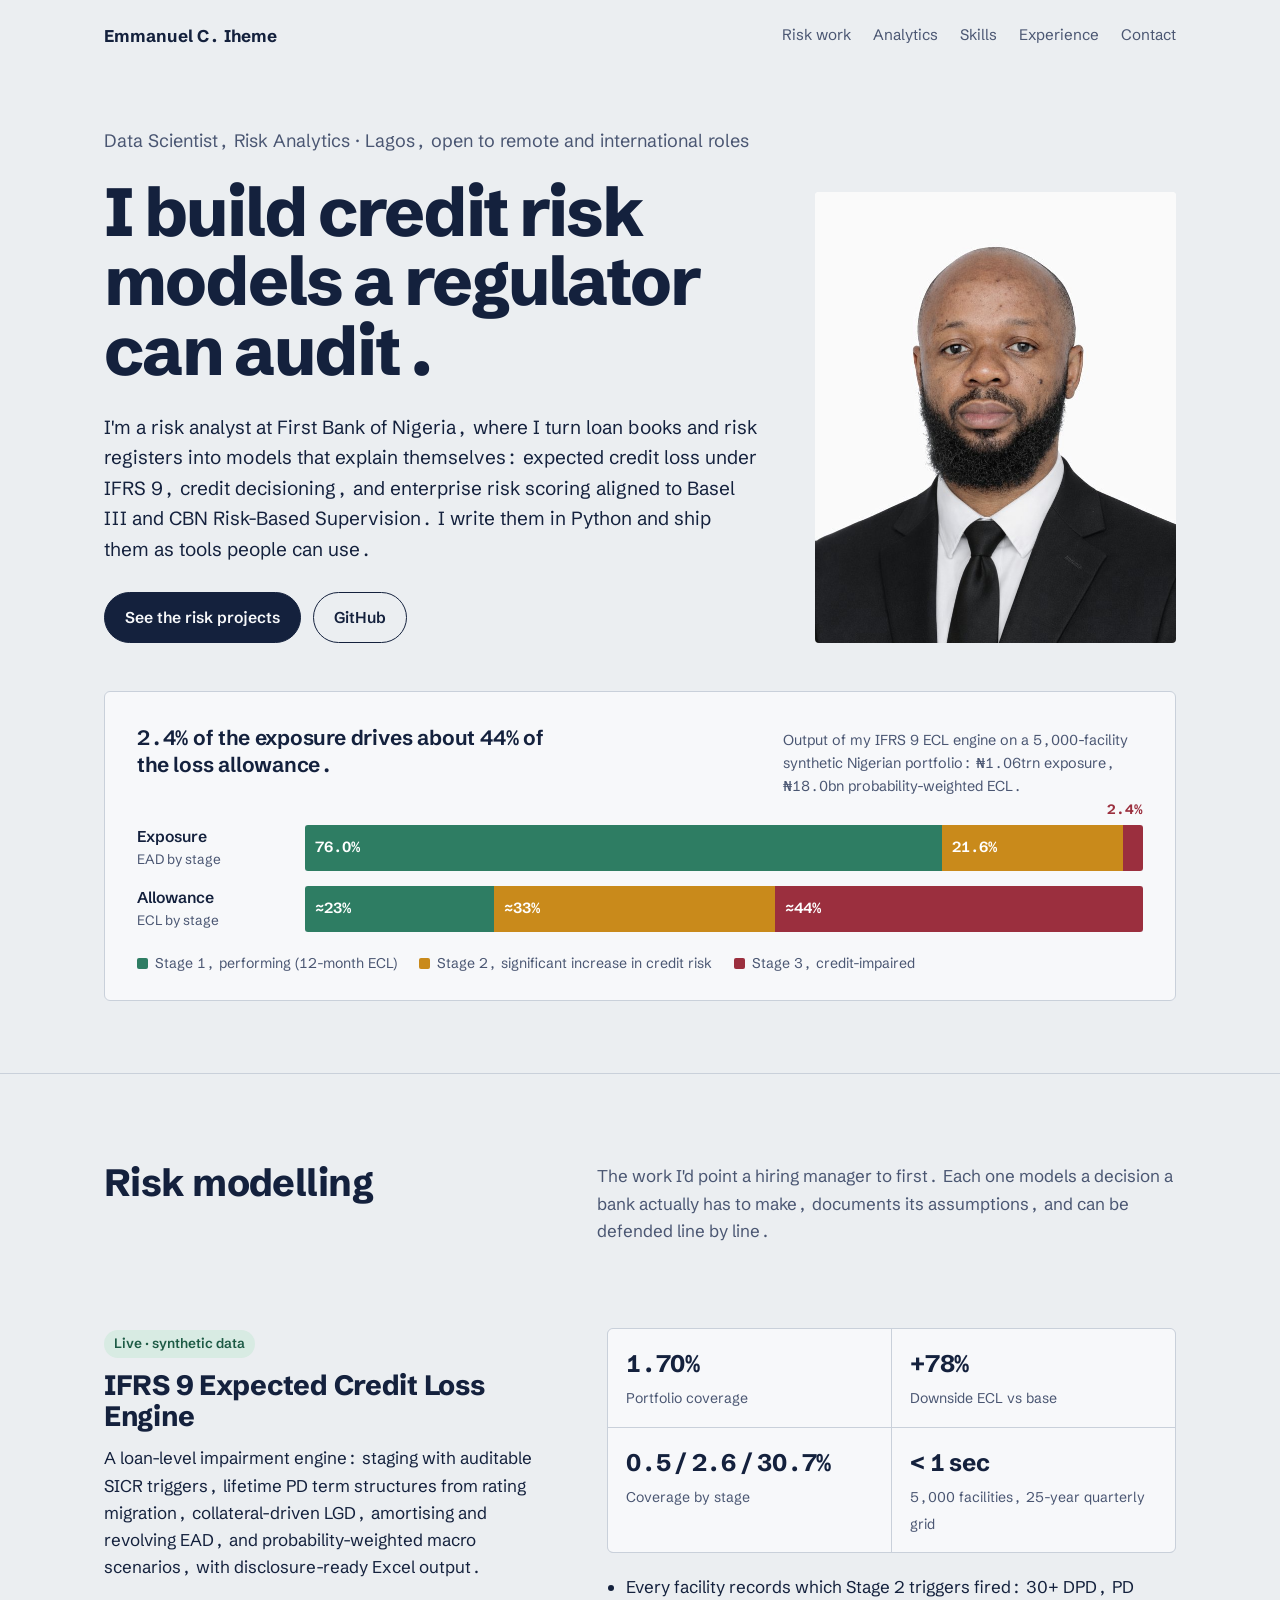
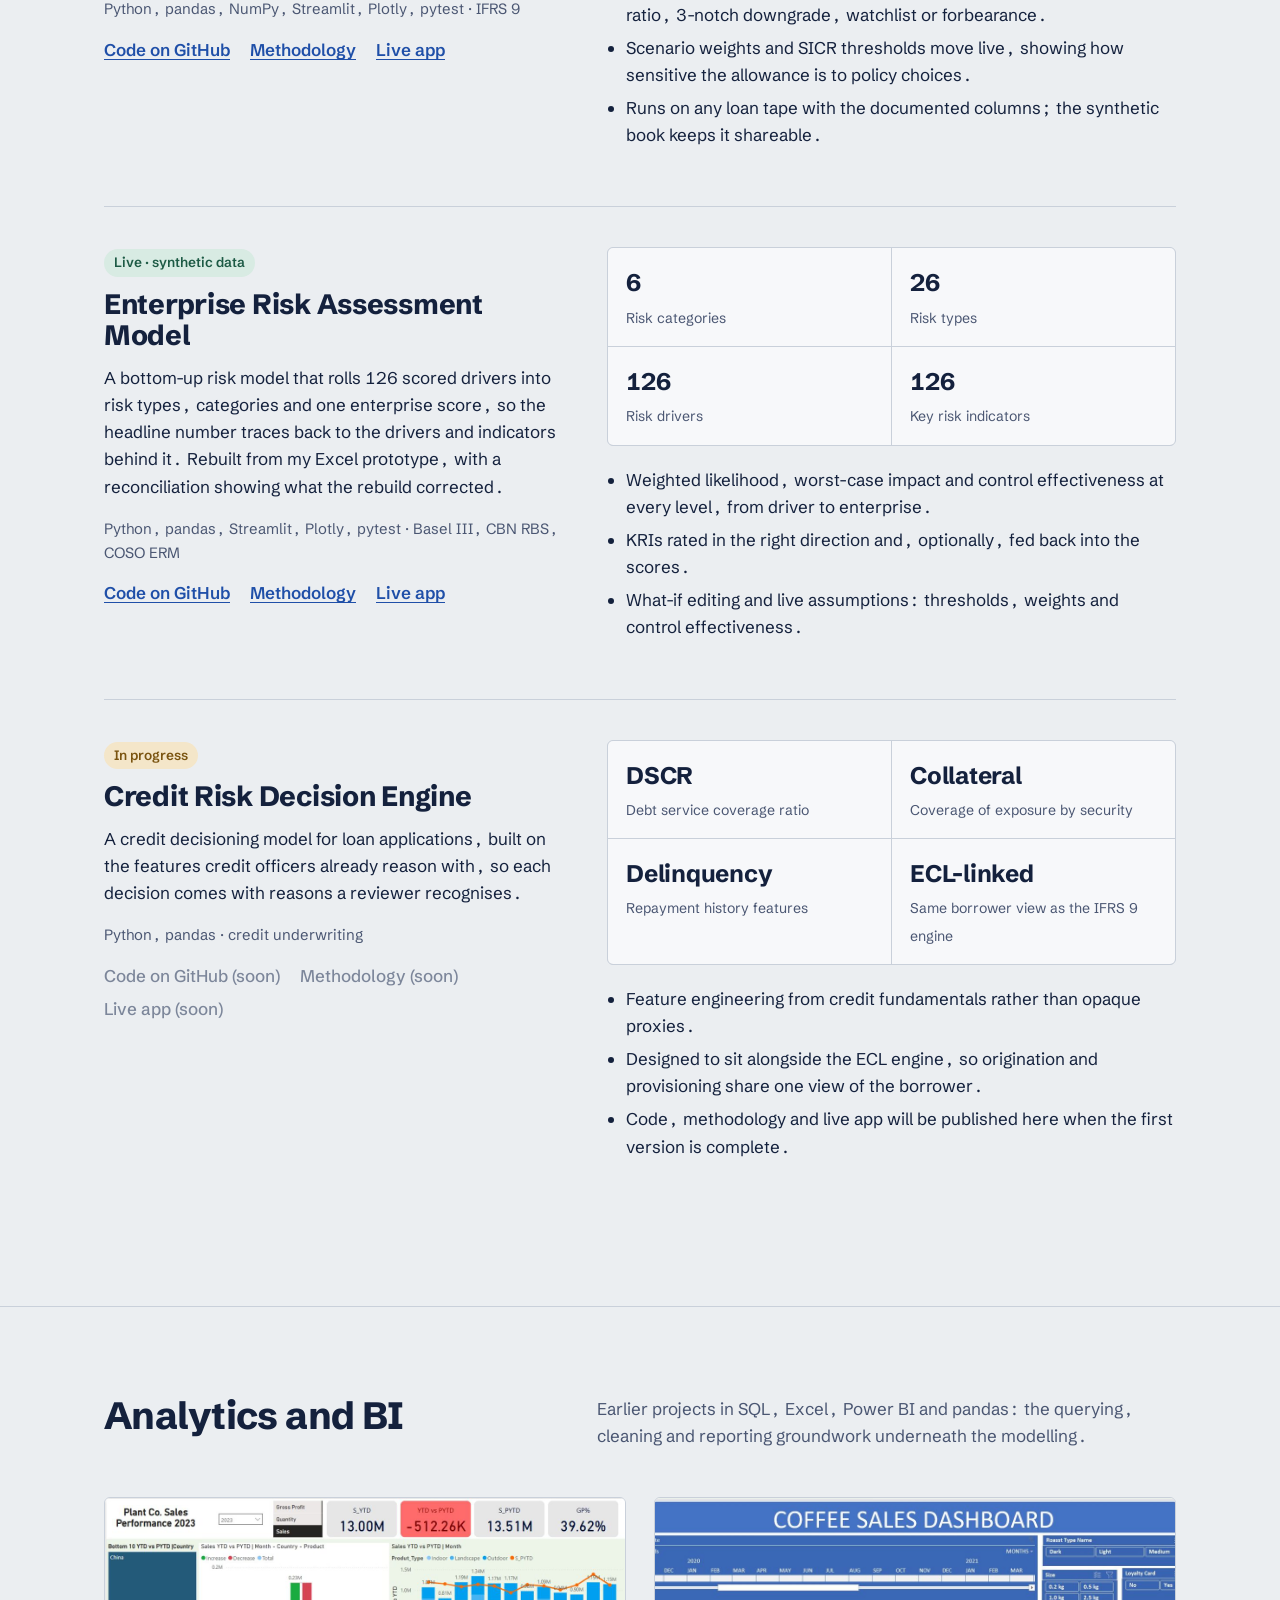
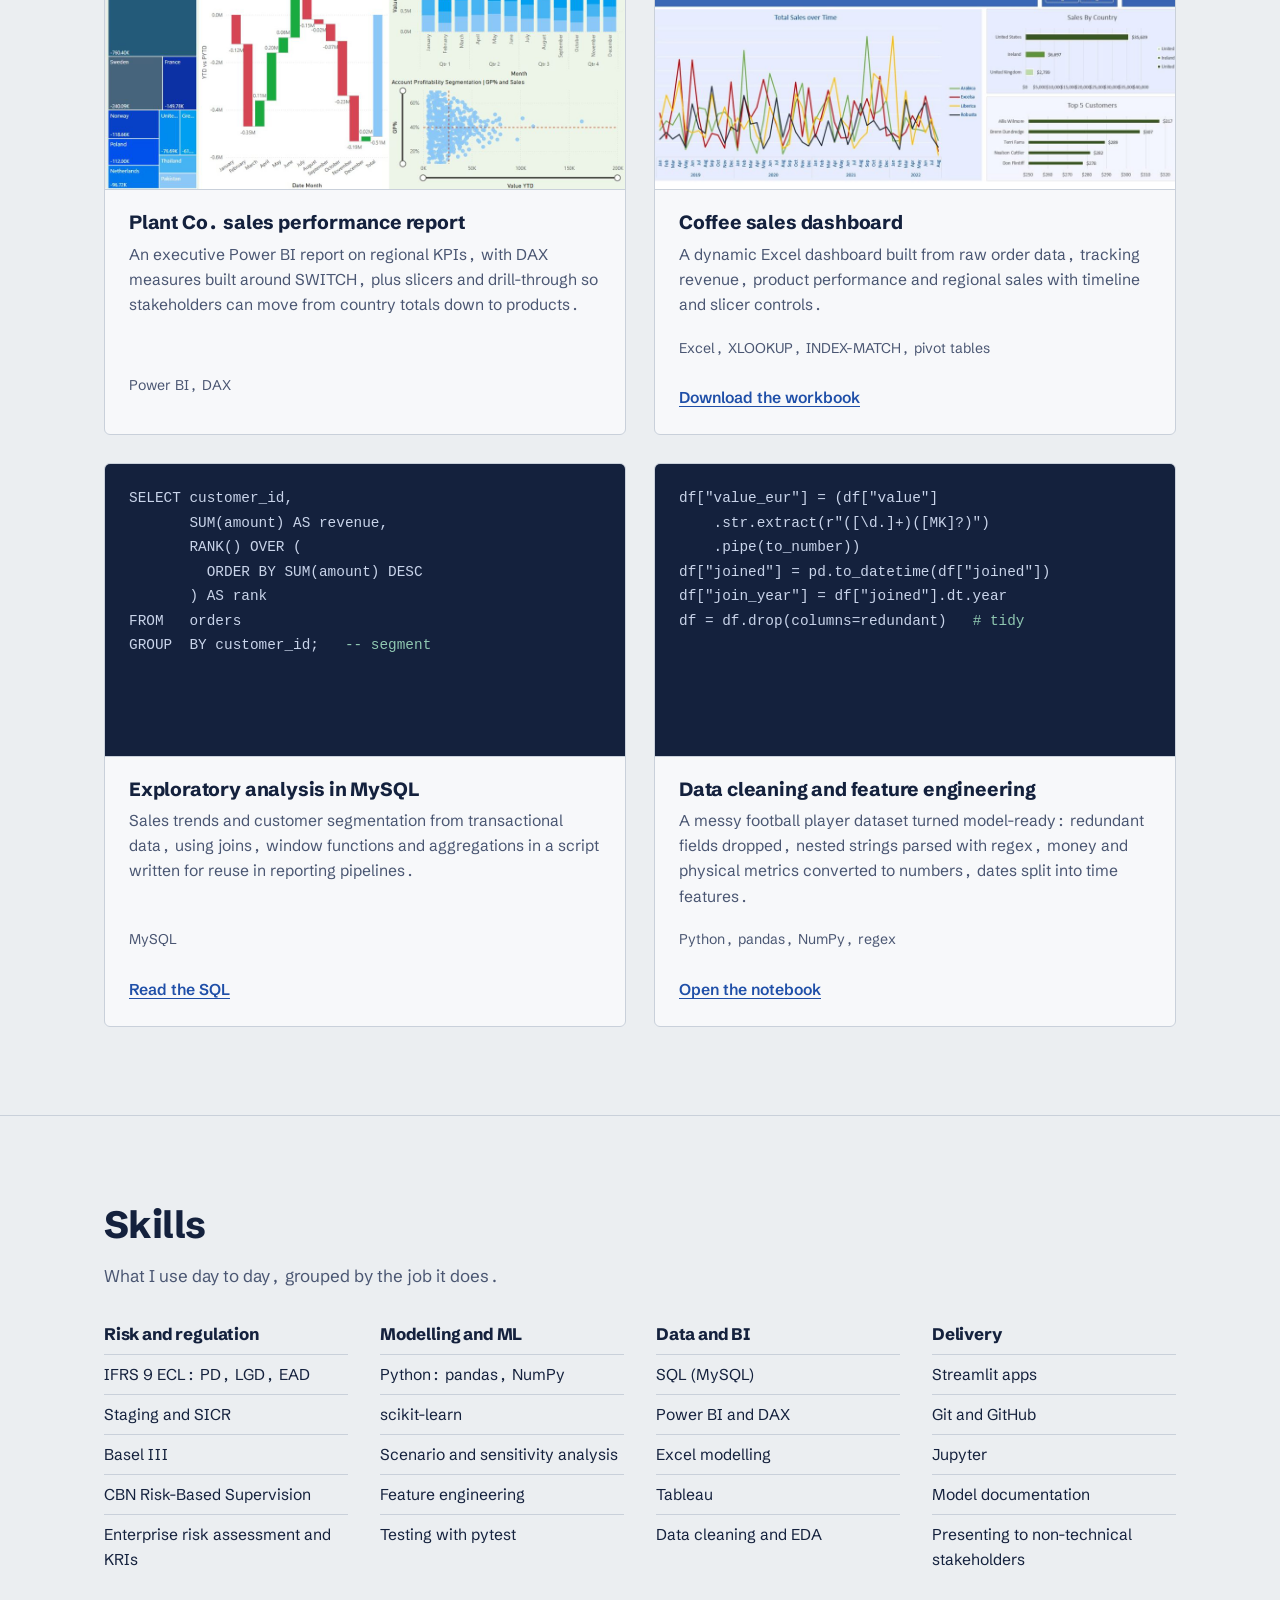
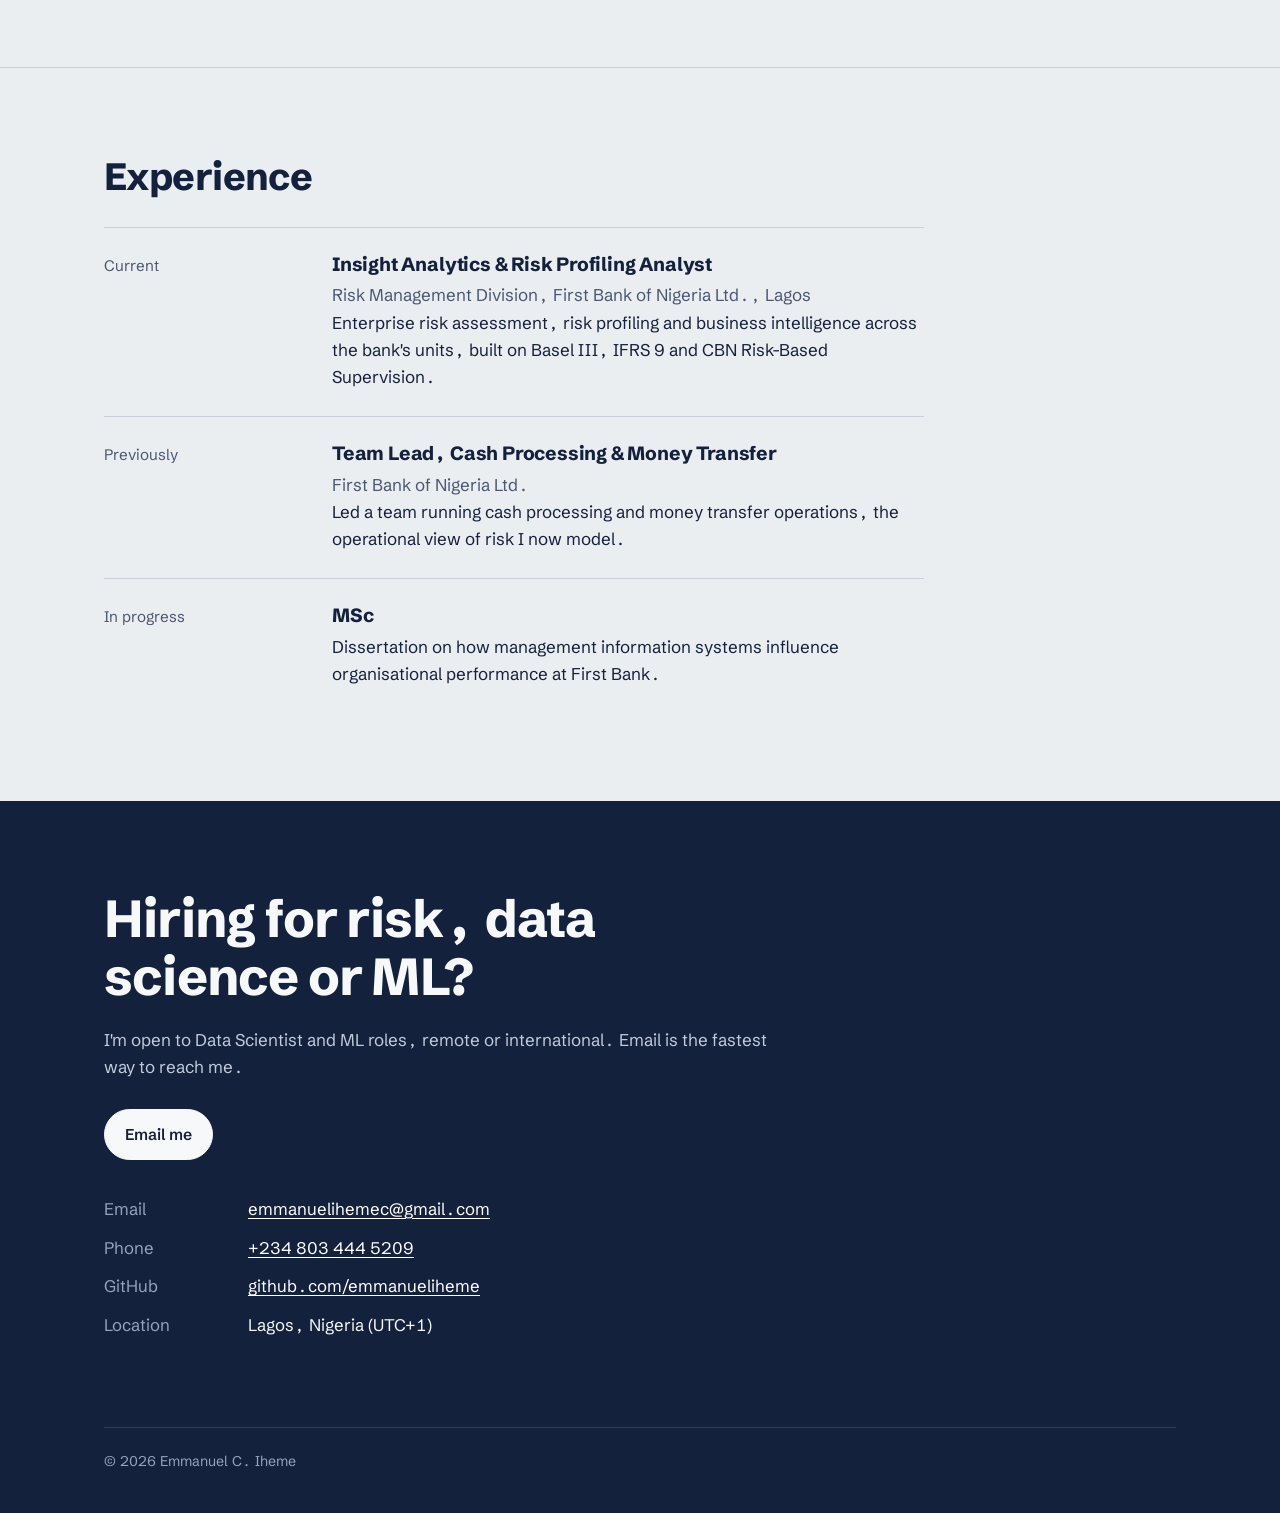
<file: index.html>
<!doctype html>
<html lang="en">
<head>
<meta charset="utf-8">
<meta name="viewport" content="width=device-width, initial-scale=1">
<title>Emmanuel C. Iheme · Data Scientist, Risk Analytics</title>
<meta name="description" content="Emmanuel C. Iheme builds credit and enterprise risk models in Python: IFRS 9 expected credit loss, credit decisioning and risk assessment, grounded in Basel III and CBN supervision.">
<meta property="og:title" content="Emmanuel C. Iheme — Data Scientist, Risk Analytics">
<meta property="og:description" content="Credit and enterprise risk models in Python: IFRS 9 ECL, credit decisioning and enterprise risk assessment.">
<meta property="og:image" content="https://emmanueliheme.github.io/Portfolio/images/emmanuel-iheme.jpg">
<meta property="og:type" content="website">
<link rel="preconnect" href="https://fonts.googleapis.com">
<link rel="preconnect" href="https://fonts.gstatic.com" crossorigin>
<link href="https://fonts.googleapis.com/css2?family=Schibsted+Grotesk:ital,wght@0,400..800;1,400..600&display=swap" rel="stylesheet">
<style>
/* ---------- tokens ---------- */
:root{
  --paper:#EBEEF1;      /* cool ledger grey */
  --sheet:#F7F8FA;      /* raised surface */
  --ink:#14213D;        /* banking navy */
  --ink-2:#4A5672;      /* secondary text */
  --rule:#C9D0DA;
  --s1:#2E7D63;         /* Stage 1 – performing */
  --s2:#C98A1B;         /* Stage 2 – SICR */
  --s3:#9B2F3E;         /* Stage 3 – credit-impaired */
  --link:#1F4FA8;
  --measure:68ch;
}
*{box-sizing:border-box}
html{scroll-behavior:smooth}
body{margin:0;background:var(--paper);color:var(--ink);
  font-family:"Schibsted Grotesk",system-ui,sans-serif;font-size:1.0625rem;line-height:1.6;
  font-variant-numeric:tabular-nums;-webkit-font-smoothing:antialiased}
img{max-width:100%;height:auto;display:block}
a{color:var(--link);text-underline-offset:.18em;text-decoration-thickness:1px}
a:hover{text-decoration-thickness:2px}
:focus-visible{outline:3px solid var(--link);outline-offset:3px;border-radius:2px}
.wrap{max-width:1120px;margin:0 auto;padding:0 24px}
h1,h2,h3{line-height:1.12;margin:0;font-weight:750;letter-spacing:-.015em}
h2{font-size:clamp(1.75rem,3.2vw,2.375rem);margin-bottom:.4em}
h3{font-size:1.375rem;letter-spacing:-.01em}
p{margin:0 0 1em;max-width:var(--measure)}
.muted{color:var(--ink-2)}
section{padding:88px 0;border-top:1px solid var(--rule)}

/* ---------- top bar ---------- */
.top{display:flex;justify-content:space-between;align-items:center;padding:22px 0;gap:16px;flex-wrap:wrap}
.top .me{font-weight:700;text-decoration:none;color:var(--ink)}
.top nav{display:flex;gap:22px;flex-wrap:wrap}
.top nav a{color:var(--ink-2);text-decoration:none;font-size:.95rem}
.top nav a:hover{color:var(--ink)}

/* ---------- hero ---------- */
.hero{display:grid;grid-template-columns:1.45fr .8fr;gap:56px;align-items:end;padding:56px 0 48px}
.hero h1{font-size:clamp(2.4rem,5.4vw,4.25rem);font-weight:780;letter-spacing:-.03em;line-height:1.02;max-width:15ch}
.hero .role{font-size:1.125rem;color:var(--ink-2);margin:0 0 22px}
.hero .lede{font-size:1.1875rem;margin-top:26px}
.hero figure{margin:0}
.hero figure img{width:100%;aspect-ratio:4/5;object-fit:cover;object-position:50% 18%;border-radius:4px;background:#fff}
.actions{display:flex;gap:12px;flex-wrap:wrap;margin-top:28px}
.btn{display:inline-flex;align-items:center;padding:12px 20px;border-radius:999px;font-weight:600;text-decoration:none;
  border:1.5px solid var(--ink);color:var(--ink);font-size:.98rem}
.btn.solid{background:var(--ink);color:var(--sheet)}
.btn:hover{background:var(--ink);color:var(--sheet)}

/* ---------- signature: exposure vs allowance ---------- */
.ledger{background:var(--sheet);border:1px solid var(--rule);border-radius:6px;padding:32px 32px 26px;margin-bottom:72px}
.ledger-head{display:flex;justify-content:space-between;gap:24px;flex-wrap:wrap;align-items:baseline;margin-bottom:26px}
.ledger-head p{margin:0;font-size:1.3rem;font-weight:650;letter-spacing:-.01em;max-width:34ch;line-height:1.3}
.ledger-head small{color:var(--ink-2);font-size:.9rem;max-width:40ch}
.row{display:grid;grid-template-columns:150px 1fr;gap:18px;align-items:center;margin:14px 0}
.row:first-of-type{margin-top:34px}
.row .lbl{font-weight:600;font-size:.98rem}
.row .lbl span{display:block;font-weight:400;color:var(--ink-2);font-size:.85rem}
.bar{display:flex;height:46px;background:var(--paper)}
.bar .seg:first-child{border-radius:3px 0 0 3px}.bar .seg:last-child{border-radius:0 3px 3px 0}
.seg{position:relative;height:100%;display:flex;align-items:center;padding-left:10px;color:#fff;font-weight:650;font-size:.92rem;
  white-space:nowrap;transform-origin:left;}
.seg.s1{background:var(--s1)}.seg.s2{background:var(--s2)}.seg.s3{background:var(--s3)}
.seg.tiny{padding:0}
.seg.tiny b{position:absolute;right:0;bottom:calc(100% + 4px);color:var(--s3);font-size:.85rem}
.legend{display:flex;gap:22px;flex-wrap:wrap;margin-top:20px;font-size:.88rem;color:var(--ink-2)}
.legend i{display:inline-block;width:11px;height:11px;border-radius:2px;margin-right:7px;vertical-align:-1px}
@media (prefers-reduced-motion:no-preference){
  .bar .seg{animation:grow 1.1s cubic-bezier(.2,.7,.2,1) both}
  .bar .seg.s2{animation-delay:.12s}.bar .seg.s3{animation-delay:.24s}
  .bar.alloc .seg{animation-delay:.55s}.bar.alloc .seg.s2{animation-delay:.67s}.bar.alloc .seg.s3{animation-delay:.79s}
  @keyframes grow{from{transform:scaleX(0)}to{transform:scaleX(1)}}
}

/* ---------- featured risk work ---------- */
.intro{display:grid;grid-template-columns:1fr 1.3fr;gap:48px;margin-bottom:44px}
.intro p{margin:0}
.case{display:grid;grid-template-columns:1fr 1.25fr;gap:48px;padding:40px 0;border-top:1px solid var(--rule)}
.case:first-of-type{border-top:0}
.status{display:inline-block;font-size:.85rem;font-weight:600;padding:3px 10px;border-radius:999px;margin-bottom:12px}
.status.live{background:#D8EBE3;color:#1D5A45}
.status.wip{background:#F4E6C9;color:#7A5410}
.status.int{background:#DDE3EE;color:#2B3B60}
.case h3{font-size:1.75rem;margin-bottom:12px}
.case .stack{color:var(--ink-2);font-size:.93rem;margin-top:14px}
.facts{display:grid;grid-template-columns:repeat(2,1fr);gap:1px;background:var(--rule);border:1px solid var(--rule);border-radius:6px;overflow:hidden;margin-bottom:20px}
.facts div{background:var(--sheet);padding:16px 18px}
.facts strong{display:block;font-size:1.5rem;font-weight:720;letter-spacing:-.01em}
.facts span{font-size:.88rem;color:var(--ink-2)}
.case ul{margin:0 0 18px;padding-left:1.1em;max-width:var(--measure)}
.case li{margin:.35em 0}
.links{display:flex;gap:6px 20px;flex-wrap:wrap;font-weight:600}

/* ---------- analytics projects ---------- */
.grid{display:grid;grid-template-columns:repeat(2,1fr);gap:28px}
.proj{background:var(--sheet);border:1px solid var(--rule);border-radius:6px;overflow:hidden;display:flex;flex-direction:column}
.proj img{width:100%;aspect-ratio:16/9;object-fit:cover;object-position:top;border-bottom:1px solid var(--rule)}
.proj .code{aspect-ratio:16/9;background:var(--ink);color:#C9D4EA;margin:0;padding:22px 24px;font:500 .9rem/1.7 ui-monospace,Menlo,Consolas,monospace;overflow:hidden;border-bottom:1px solid var(--rule)}
.proj .code em{color:#8FC7B1;font-style:normal}
.proj .body{padding:22px 24px 24px;display:flex;flex-direction:column;flex:1}
.proj h3{font-size:1.2rem;margin-bottom:8px}
.proj p{font-size:.98rem;color:var(--ink-2)}
.proj .tools{font-size:.88rem;color:var(--ink-2);margin-top:auto;padding-top:4px}
.proj .links{margin-top:12px;font-size:.98rem}

/* ---------- skills ---------- */
.skills{display:grid;grid-template-columns:repeat(4,1fr);gap:32px}
.skills h3{font-size:1.05rem;margin-bottom:10px}
.skills ul{list-style:none;margin:0;padding:0}
.skills li{padding:7px 0;border-top:1px solid var(--rule);font-size:.98rem}

/* ---------- experience (a real sequence) ---------- */
.timeline{list-style:none;margin:0;padding:0;max-width:820px}
.timeline li{display:grid;grid-template-columns:200px 1fr;gap:28px;padding:26px 0;border-top:1px solid var(--rule)}
.timeline .when{color:var(--ink-2);font-size:.95rem}
.timeline h3{font-size:1.2rem;margin-bottom:6px}
.timeline p{margin:0}

/* ---------- contact ---------- */
.contact{background:var(--ink);color:var(--sheet);border-top:0}
.contact h2{font-size:clamp(2rem,4.4vw,3.25rem);max-width:18ch}
.contact p{color:#C3CBDB}
.contact a{color:#fff}
.contact dl{display:grid;grid-template-columns:120px 1fr;gap:12px 24px;margin:36px 0 0;font-size:1.05rem}
.contact dt{color:#97A3BD}
.contact dd{margin:0}
footer{background:var(--ink);color:#97A3BD;font-size:.88rem;padding:0 0 40px}
footer .wrap>div{border-top:1px solid #2C3A5C;padding-top:22px}

/* ---------- responsive ---------- */
@media (max-width:900px){
  .hero{grid-template-columns:1fr;gap:32px}
  .hero figure{max-width:300px;order:-1}
  .intro,.case{grid-template-columns:1fr;gap:24px}
  .skills{grid-template-columns:repeat(2,1fr)}
}
@media (max-width:640px){
  .wrap{padding:0 16px}
  section{padding:64px 0}
  .top nav{gap:16px}
  .ledger{padding:22px 16px 18px}
  .row{grid-template-columns:1fr;gap:6px}
  .bar{height:38px}
  .seg{font-size:.8rem;padding-left:7px}
  .grid,.skills{grid-template-columns:1fr}
  .timeline li{grid-template-columns:1fr;gap:6px}
  .contact dl{grid-template-columns:1fr;gap:2px}
  .contact dd{margin-bottom:12px}
}
[data-link-empty]{display:none !important}
.links a,.links .soon{white-space:nowrap}
.links .soon{color:#7C869A;font-weight:500}
</style>
</head>
<body>

<div class="wrap">
  <header class="top">
    <a class="me" href="#">Emmanuel C. Iheme</a>
    <nav aria-label="Sections">
      <a href="#work">Risk work</a>
      <a href="#analytics">Analytics</a>
      <a href="#skills">Skills</a>
      <a href="#experience">Experience</a>
      <a href="#contact">Contact</a>
    </nav>
  </header>

  <main>
  <div class="hero">
    <div>
      <p class="role">Data Scientist, Risk Analytics · Lagos, open to remote and international roles</p>
      <h1>I build credit risk models a regulator can audit.</h1>
      <p class="lede">I'm a risk analyst at First Bank of Nigeria, where I turn loan books and risk registers into models that explain themselves: expected credit loss under IFRS 9, credit decisioning, and enterprise risk scoring aligned to Basel III and CBN Risk-Based Supervision. I write them in Python and ship them as tools people can use.</p>
      <div class="actions">
        <a class="btn solid" href="#work">See the risk projects</a>
        <a class="btn" href="https://github.com/emmanueliheme">GitHub</a>
        <a class="btn" data-link="linkedin" href="">LinkedIn</a>
      </div>
    </div>
    <figure>
      <img src="images/emmanuel-iheme.jpg" alt="Portrait of Emmanuel C. Iheme in a dark suit" width="720" height="1080">
    </figure>
  </div>

  <!-- signature: real output from the IFRS 9 engine -->
  <div class="ledger" role="figure" aria-labelledby="ledger-title">
    <div class="ledger-head">
      <p id="ledger-title">2.4% of the exposure drives about 44% of the loss allowance.</p>
      <small>Output of my IFRS 9 ECL engine on a 5,000-facility synthetic Nigerian portfolio: ₦1.06trn exposure, ₦18.0bn probability-weighted ECL.</small>
    </div>
    <div class="row">
      <div class="lbl">Exposure<span>EAD by stage</span></div>
      <div class="bar" aria-label="Exposure at default: Stage 1 76.0%, Stage 2 21.6%, Stage 3 2.4%">
        <div class="seg s1" style="width:76%">76.0%</div>
        <div class="seg s2" style="width:21.6%">21.6%</div>
        <div class="seg s3 tiny" style="width:2.4%"><b>2.4%</b></div>
      </div>
    </div>
    <div class="row">
      <div class="lbl">Allowance<span>ECL by stage</span></div>
      <div class="bar alloc" aria-label="Expected credit loss: Stage 1 about 23%, Stage 2 about 33%, Stage 3 about 44%">
        <div class="seg s1" style="width:22.6%">≈23%</div>
        <div class="seg s2" style="width:33.5%">≈33%</div>
        <div class="seg s3" style="width:43.9%">≈44%</div>
      </div>
    </div>
    <div class="legend" aria-hidden="true">
      <span><i style="background:var(--s1)"></i>Stage 1, performing (12-month ECL)</span>
      <span><i style="background:var(--s2)"></i>Stage 2, significant increase in credit risk</span>
      <span><i style="background:var(--s3)"></i>Stage 3, credit-impaired</span>
    </div>
  </div>
  </main>
</div>

<section id="work">
  <div class="wrap">
    <div class="intro">
      <h2>Risk modelling</h2>
      <p class="muted">The work I'd point a hiring manager to first. Each one models a decision a bank actually has to make, documents its assumptions, and can be defended line by line.</p>
    </div>

    <article class="case">
      <div>
        <span class="status live">Live · synthetic data</span>
        <h3>IFRS 9 Expected Credit Loss Engine</h3>
        <p>A loan-level impairment engine: staging with auditable SICR triggers, lifetime PD term structures from rating migration, collateral-driven LGD, amortising and revolving EAD, and probability-weighted macro scenarios, with disclosure-ready Excel output.</p>
        <p class="stack">Python, pandas, NumPy, Streamlit, Plotly, pytest · IFRS 9</p>
        <div class="links">
          <a data-slot="eclRepo" href="">Code on GitHub</a>
          <a data-slot="eclMethod" href="">Methodology</a>
          <a data-slot="eclDemo" href="">Live app</a>
        </div>
      </div>
      <div>
        <div class="facts">
          <div><strong>1.70%</strong><span>Portfolio coverage</span></div>
          <div><strong>+78%</strong><span>Downside ECL vs base</span></div>
          <div><strong>0.5 / 2.6 / 30.7%</strong><span>Coverage by stage</span></div>
          <div><strong>&lt; 1 sec</strong><span>5,000 facilities, 25-year quarterly grid</span></div>
        </div>
        <ul>
          <li>Every facility records which Stage 2 triggers fired: 30+ DPD, PD ratio, 3-notch downgrade, watchlist or forbearance.</li>
          <li>Scenario weights and SICR thresholds move live, showing how sensitive the allowance is to policy choices.</li>
          <li>Runs on any loan tape with the documented columns; the synthetic book keeps it shareable.</li>
        </ul>
      </div>
    </article>

    <article class="case">
      <div>
        <span class="status live">Live · synthetic data</span>
        <h3>Enterprise Risk Assessment Model</h3>
        <p>A bottom-up risk model that rolls 126 scored drivers into risk types, categories and one enterprise score, so the headline number traces back to the drivers and indicators behind it. Rebuilt from my Excel prototype, with a reconciliation showing what the rebuild corrected.</p>
        <p class="stack">Python, pandas, Streamlit, Plotly, pytest · Basel III, CBN RBS, COSO ERM</p>
        <div class="links">
          <a data-slot="eraRepo" href="">Code on GitHub</a>
          <a data-slot="eraMethod" href="">Methodology</a>
          <a data-slot="eraDemo" href="">Live app</a>
        </div>
      </div>
      <div>
        <div class="facts">
          <div><strong>6</strong><span>Risk categories</span></div>
          <div><strong>26</strong><span>Risk types</span></div>
          <div><strong>126</strong><span>Risk drivers</span></div>
          <div><strong>126</strong><span>Key risk indicators</span></div>
        </div>
        <ul>
          <li>Weighted likelihood, worst-case impact and control effectiveness at every level, from driver to enterprise.</li>
          <li>KRIs rated in the right direction and, optionally, fed back into the scores.</li>
          <li>What-if editing and live assumptions: thresholds, weights and control effectiveness.</li>
        </ul>
      </div>
    </article>

    <article class="case">
      <div>
        <span class="status wip">In progress</span>
        <h3>Credit Risk Decision Engine</h3>
        <p>A credit decisioning model for loan applications, built on the features credit officers already reason with, so each decision comes with reasons a reviewer recognises.</p>
        <p class="stack">Python, pandas · credit underwriting</p>
        <div class="links">
          <a data-slot="creRepo" href="">Code on GitHub</a>
          <a data-slot="creMethod" href="">Methodology</a>
          <a data-slot="creDemo" href="">Live app</a>
        </div>
      </div>
      <div>
        <div class="facts">
          <div><strong>DSCR</strong><span>Debt service coverage ratio</span></div>
          <div><strong>Collateral</strong><span>Coverage of exposure by security</span></div>
          <div><strong>Delinquency</strong><span>Repayment history features</span></div>
          <div><strong>ECL-linked</strong><span>Same borrower view as the IFRS 9 engine</span></div>
        </div>
        <ul>
          <li>Feature engineering from credit fundamentals rather than opaque proxies.</li>
          <li>Designed to sit alongside the ECL engine, so origination and provisioning share one view of the borrower.</li>
          <li>Code, methodology and live app will be published here when the first version is complete.</li>
        </ul>
      </div>
    </article>
  </div>
</section>

<section id="analytics">
  <div class="wrap">
    <div class="intro">
      <h2>Analytics and BI</h2>
      <p class="muted">Earlier projects in SQL, Excel, Power BI and pandas: the querying, cleaning and reporting groundwork underneath the modelling.</p>
    </div>
    <div class="grid">
      <article class="proj">
        <img src="images/proj-plantco.jpg" alt="Plant Co. Power BI report with KPI cards, waterfall and profitability scatter" loading="lazy" width="1200" height="672">
        <div class="body">
          <h3>Plant Co. sales performance report</h3>
          <p>An executive Power BI report on regional KPIs, with DAX measures built around SWITCH, plus slicers and drill-through so stakeholders can move from country totals down to products.</p>
          <p class="tools">Power BI, DAX</p>
        </div>
      </article>
      <article class="proj">
        <img src="images/proj-coffee.jpg" alt="Coffee sales Excel dashboard with sales over time, by country and top customers" loading="lazy" width="1200" height="608">
        <div class="body">
          <h3>Coffee sales dashboard</h3>
          <p>A dynamic Excel dashboard built from raw order data, tracking revenue, product performance and regional sales with timeline and slicer controls.</p>
          <p class="tools">Excel, XLOOKUP, INDEX-MATCH, pivot tables</p>
          <div class="links"><a href="https://github.com/emmanueliheme/Portfolio/blob/main/coffeeOrdersData%20_Portfolio%20Project_Excel.xlsx">Download the workbook</a></div>
        </div>
      </article>
      <article class="proj">
<pre class="code" aria-hidden="true">SELECT customer_id,
       SUM(amount) AS revenue,
       RANK() OVER (
         ORDER BY SUM(amount) DESC
       ) AS rank
FROM   orders
GROUP  BY customer_id;   <em>-- segment</em></pre>
        <div class="body">
          <h3>Exploratory analysis in MySQL</h3>
          <p>Sales trends and customer segmentation from transactional data, using joins, window functions and aggregations in a script written for reuse in reporting pipelines.</p>
          <p class="tools">MySQL</p>
          <div class="links"><a href="https://github.com/emmanueliheme/My-Portfolio-Projects/blob/main/Exploratory%20Data%20Analysis%20with%20Mysql.sql">Read the SQL</a></div>
        </div>
      </article>
      <article class="proj">
<pre class="code" aria-hidden="true">df["value_eur"] = (df["value"]
    .str.extract(r"([\d.]+)([MK]?)")
    .pipe(to_number))
df["joined"] = pd.to_datetime(df["joined"])
df["join_year"] = df["joined"].dt.year
df = df.drop(columns=redundant)   <em># tidy</em></pre>
        <div class="body">
          <h3>Data cleaning and feature engineering</h3>
          <p>A messy football player dataset turned model-ready: redundant fields dropped, nested strings parsed with regex, money and physical metrics converted to numbers, dates split into time features.</p>
          <p class="tools">Python, pandas, NumPy, regex</p>
          <div class="links"><a href="https://github.com/emmanueliheme/My-Portfolio-Projects/blob/main/FIFA1%20DATASET%20CLEANING%20IN%20PYTHON.ipynb">Open the notebook</a></div>
        </div>
      </article>
    </div>
  </div>
</section>

<section id="skills">
  <div class="wrap">
    <h2>Skills</h2>
    <p class="muted" style="margin-bottom:36px">What I use day to day, grouped by the job it does.</p>
    <div class="skills">
      <div>
        <h3>Risk and regulation</h3>
        <ul><li>IFRS 9 ECL: PD, LGD, EAD</li><li>Staging and SICR</li><li>Basel III</li><li>CBN Risk-Based Supervision</li><li>Enterprise risk assessment and KRIs</li></ul>
      </div>
      <div>
        <h3>Modelling and ML</h3>
        <ul><li>Python: pandas, NumPy</li><li>scikit-learn</li><li>Scenario and sensitivity analysis</li><li>Feature engineering</li><li>Testing with pytest</li></ul>
      </div>
      <div>
        <h3>Data and BI</h3>
        <ul><li>SQL (MySQL)</li><li>Power BI and DAX</li><li>Excel modelling</li><li>Tableau</li><li>Data cleaning and EDA</li></ul>
      </div>
      <div>
        <h3>Delivery</h3>
        <ul><li>Streamlit apps</li><li>Git and GitHub</li><li>Jupyter</li><li>Model documentation</li><li>Presenting to non-technical stakeholders</li></ul>
      </div>
    </div>
  </div>
</section>

<section id="experience">
  <div class="wrap">
    <h2 style="margin-bottom:28px">Experience</h2>
    <ol class="timeline">
      <li>
        <div class="when">Current</div>
        <div>
          <h3>Insight Analytics &amp; Risk Profiling Analyst</h3>
          <p class="muted">Risk Management Division, First Bank of Nigeria Ltd., Lagos</p>
          <p>Enterprise risk assessment, risk profiling and business intelligence across the bank's units, built on Basel III, IFRS 9 and CBN Risk-Based Supervision.</p>
        </div>
      </li>
      <li>
        <div class="when">Previously</div>
        <div>
          <h3>Team Lead, Cash Processing &amp; Money Transfer</h3>
          <p class="muted">First Bank of Nigeria Ltd.</p>
          <p>Led a team running cash processing and money transfer operations, the operational view of risk I now model.</p>
        </div>
      </li>
      <li>
        <div class="when">In progress</div>
        <div>
          <h3>MSc</h3>
          <p>Dissertation on how management information systems influence organisational performance at First Bank.</p>
        </div>
      </li>
    </ol>
  </div>
</section>

<section class="contact" id="contact">
  <div class="wrap">
    <h2>Hiring for risk, data science or ML?</h2>
    <p>I'm open to Data Scientist and ML roles, remote or international. Email is the fastest way to reach me.</p>
    <div class="actions"><a class="btn solid" style="background:var(--sheet);color:var(--ink);border-color:var(--sheet)" href="mailto:emmanuelihemec@gmail.com">Email me</a></div>
    <dl>
      <dt>Email</dt><dd><a href="mailto:emmanuelihemec@gmail.com">emmanuelihemec@gmail.com</a></dd>
      <dt>Phone</dt><dd><a href="tel:+2348034445209">+234 803 444 5209</a></dd>
      <dt>GitHub</dt><dd><a href="https://github.com/emmanueliheme">github.com/emmanueliheme</a></dd>
      <dt data-link-row="linkedin">LinkedIn</dt><dd data-link-row="linkedin"><a data-link="linkedin" href="">LinkedIn profile</a></dd>
      <dt>Location</dt><dd>Lagos, Nigeria (UTC+1)</dd>
    </dl>
  </div>
</section>
<footer><div class="wrap"><div>© 2026 Emmanuel C. Iheme</div></div></footer>

<script>
    /* Fill in a URL and its link goes live. Empty project links show "coming soon"; an empty LinkedIn is hidden. */
  const LINKS = {
    linkedin:  "",   // e.g. https://www.linkedin.com/in/your-handle
    // IFRS 9 ECL engine
    eclRepo:   "https://github.com/emmanueliheme/ifrs9-ecl-engine",
    eclMethod: "https://github.com/emmanueliheme/ifrs9-ecl-engine/blob/main/docs/METHODOLOGY.md",
    eclDemo:   "https://eci-ifrs9-ecl-engine-knowel.streamlit.app",
    // Enterprise Risk Assessment
    eraRepo:   "https://github.com/emmanueliheme/enterprise-risk-assessment",
    eraMethod: "https://github.com/emmanueliheme/enterprise-risk-assessment/blob/main/docs/METHODOLOGY.md",
    eraDemo:   "https://knowel-enterprise-risk-assessment.streamlit.app",
    // Credit Risk Decision Engine
    creRepo:   "",
    creMethod: "",
    creDemo:   ""
  };
  document.querySelectorAll("[data-slot]").forEach(a => {
    const url = LINKS[a.dataset.slot];
    if (url) { a.href = url; return; }
    const span = document.createElement("span");
    span.className = "soon";
    span.textContent = a.textContent + " (soon)";
    span.title = "Not published yet";
    a.replaceWith(span);
  });
  document.querySelectorAll("[data-link]").forEach(a => {
    const url = LINKS[a.dataset.link];
    if (url) a.href = url; else a.setAttribute("data-link-empty", "");
  });
  document.querySelectorAll("[data-link-row]").forEach(el => {
    if (!LINKS[el.dataset.linkRow]) el.setAttribute("data-link-empty", "");
  });
</script>
</body>
</html>
</file>
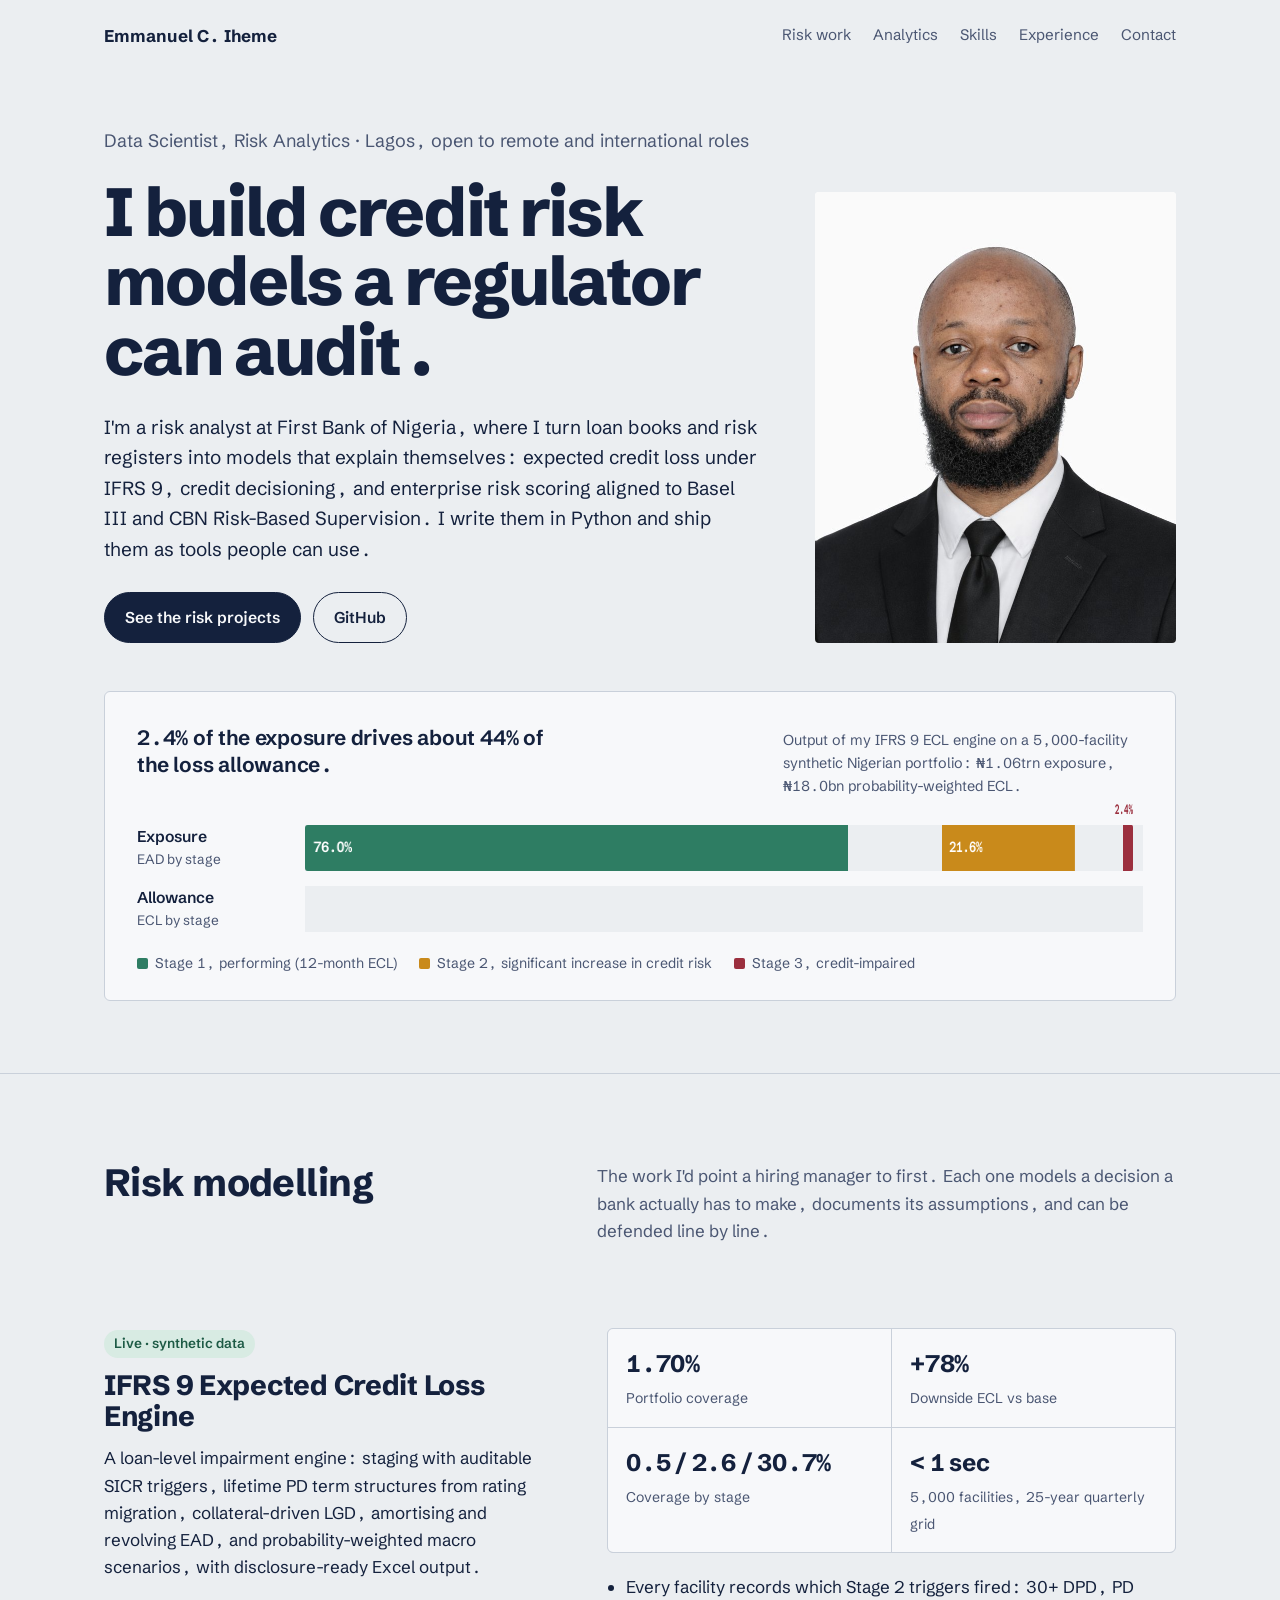
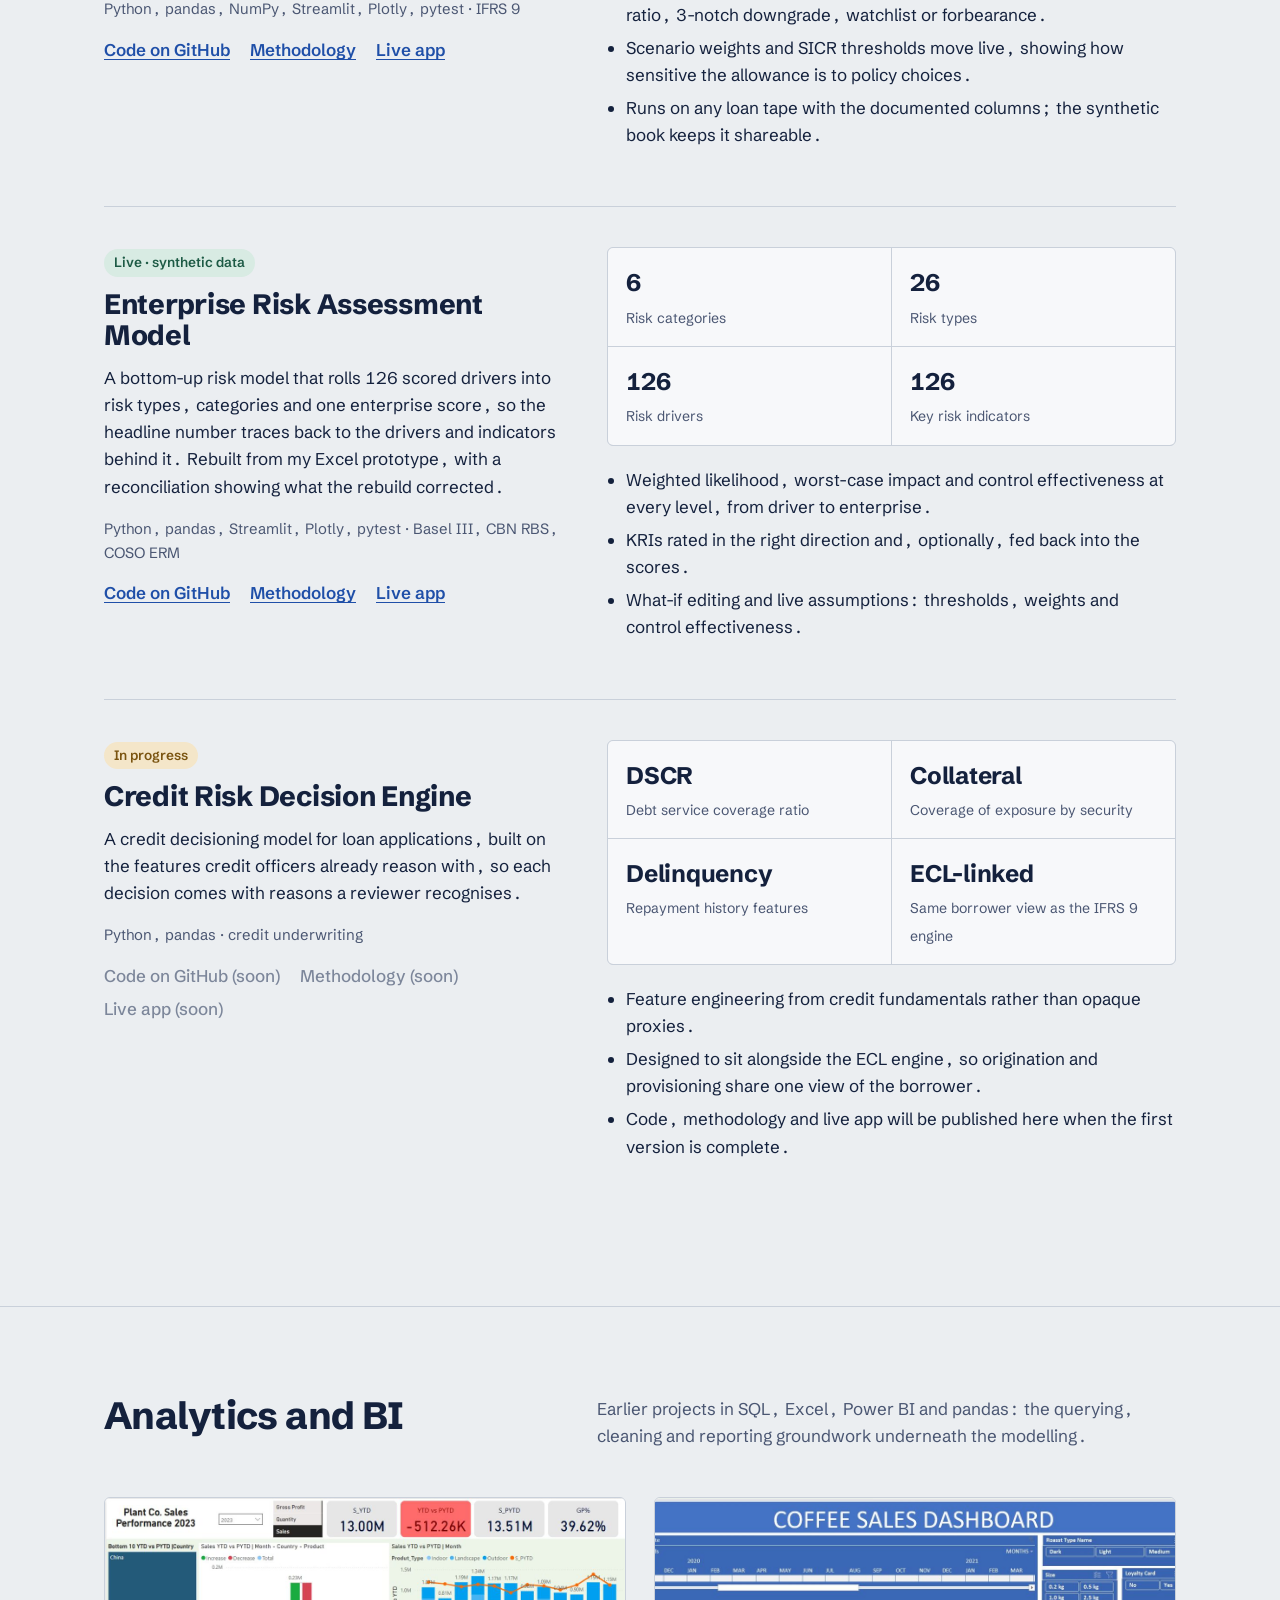
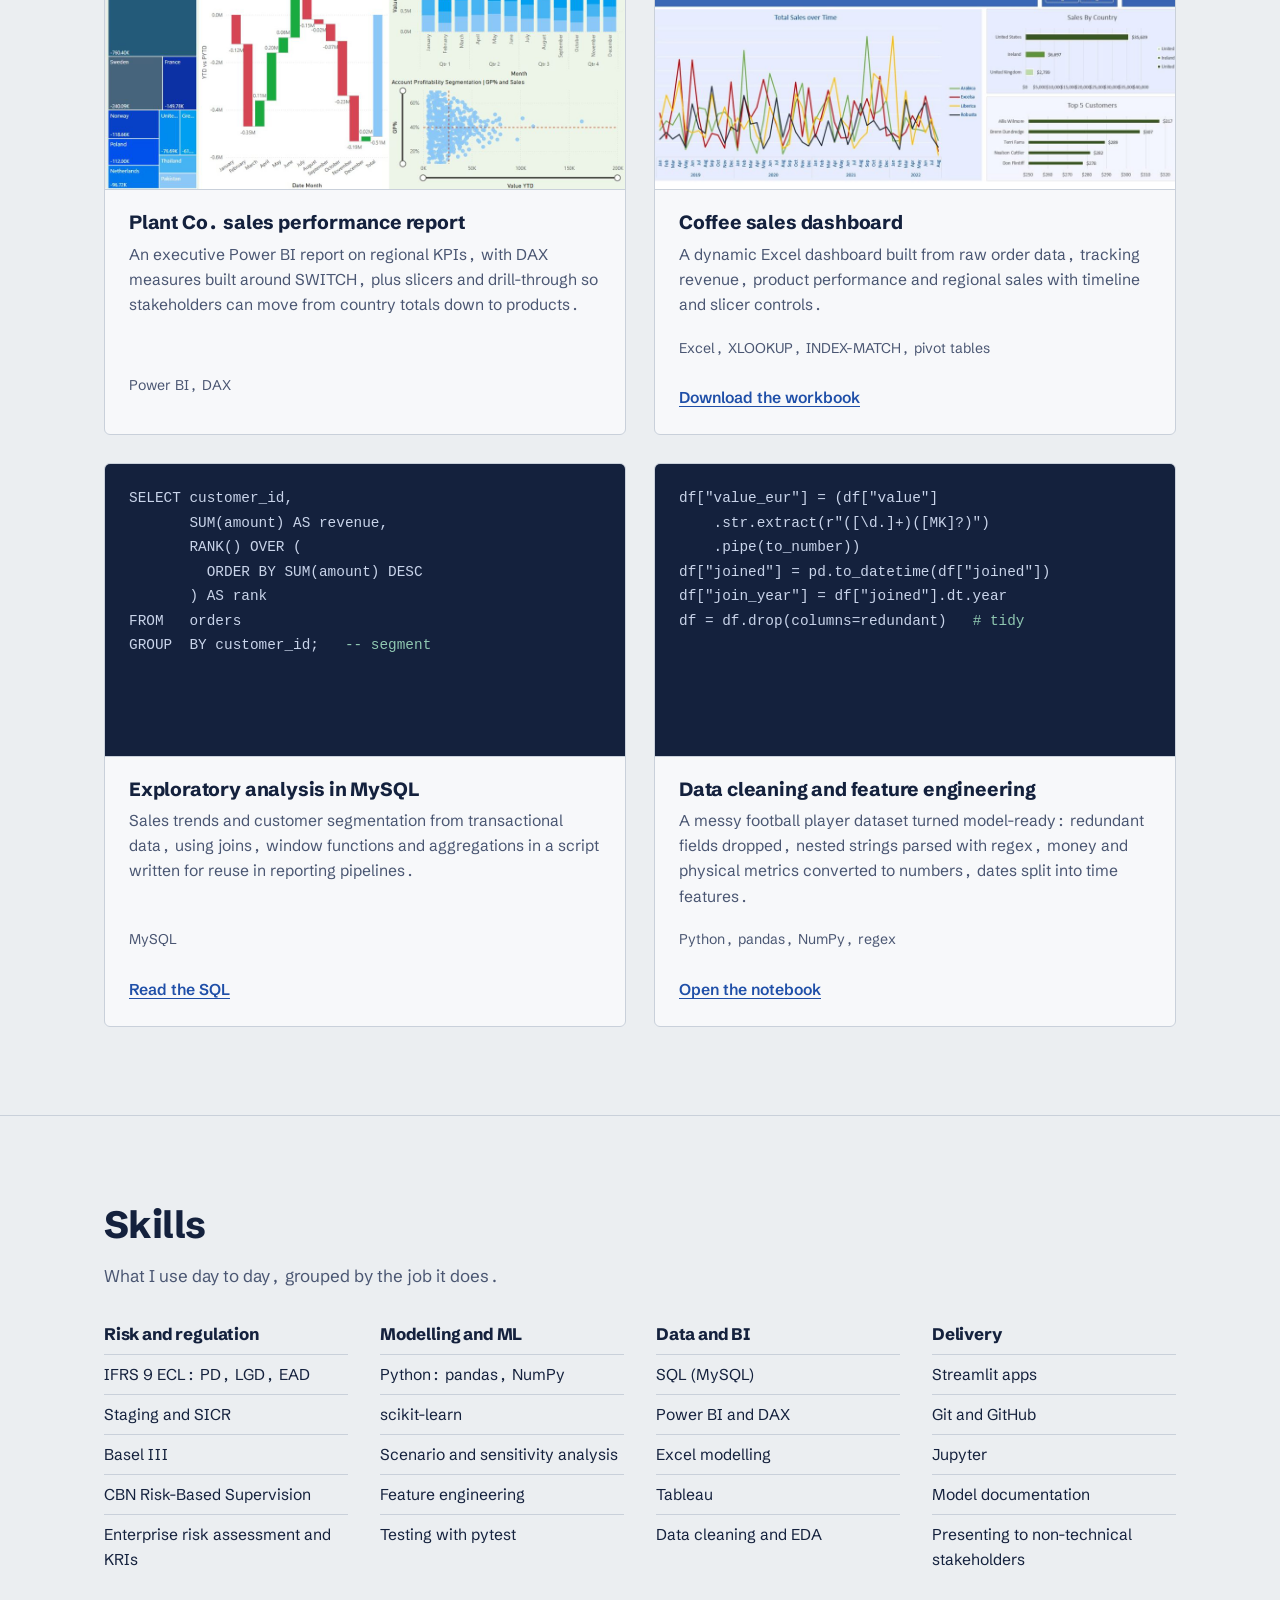
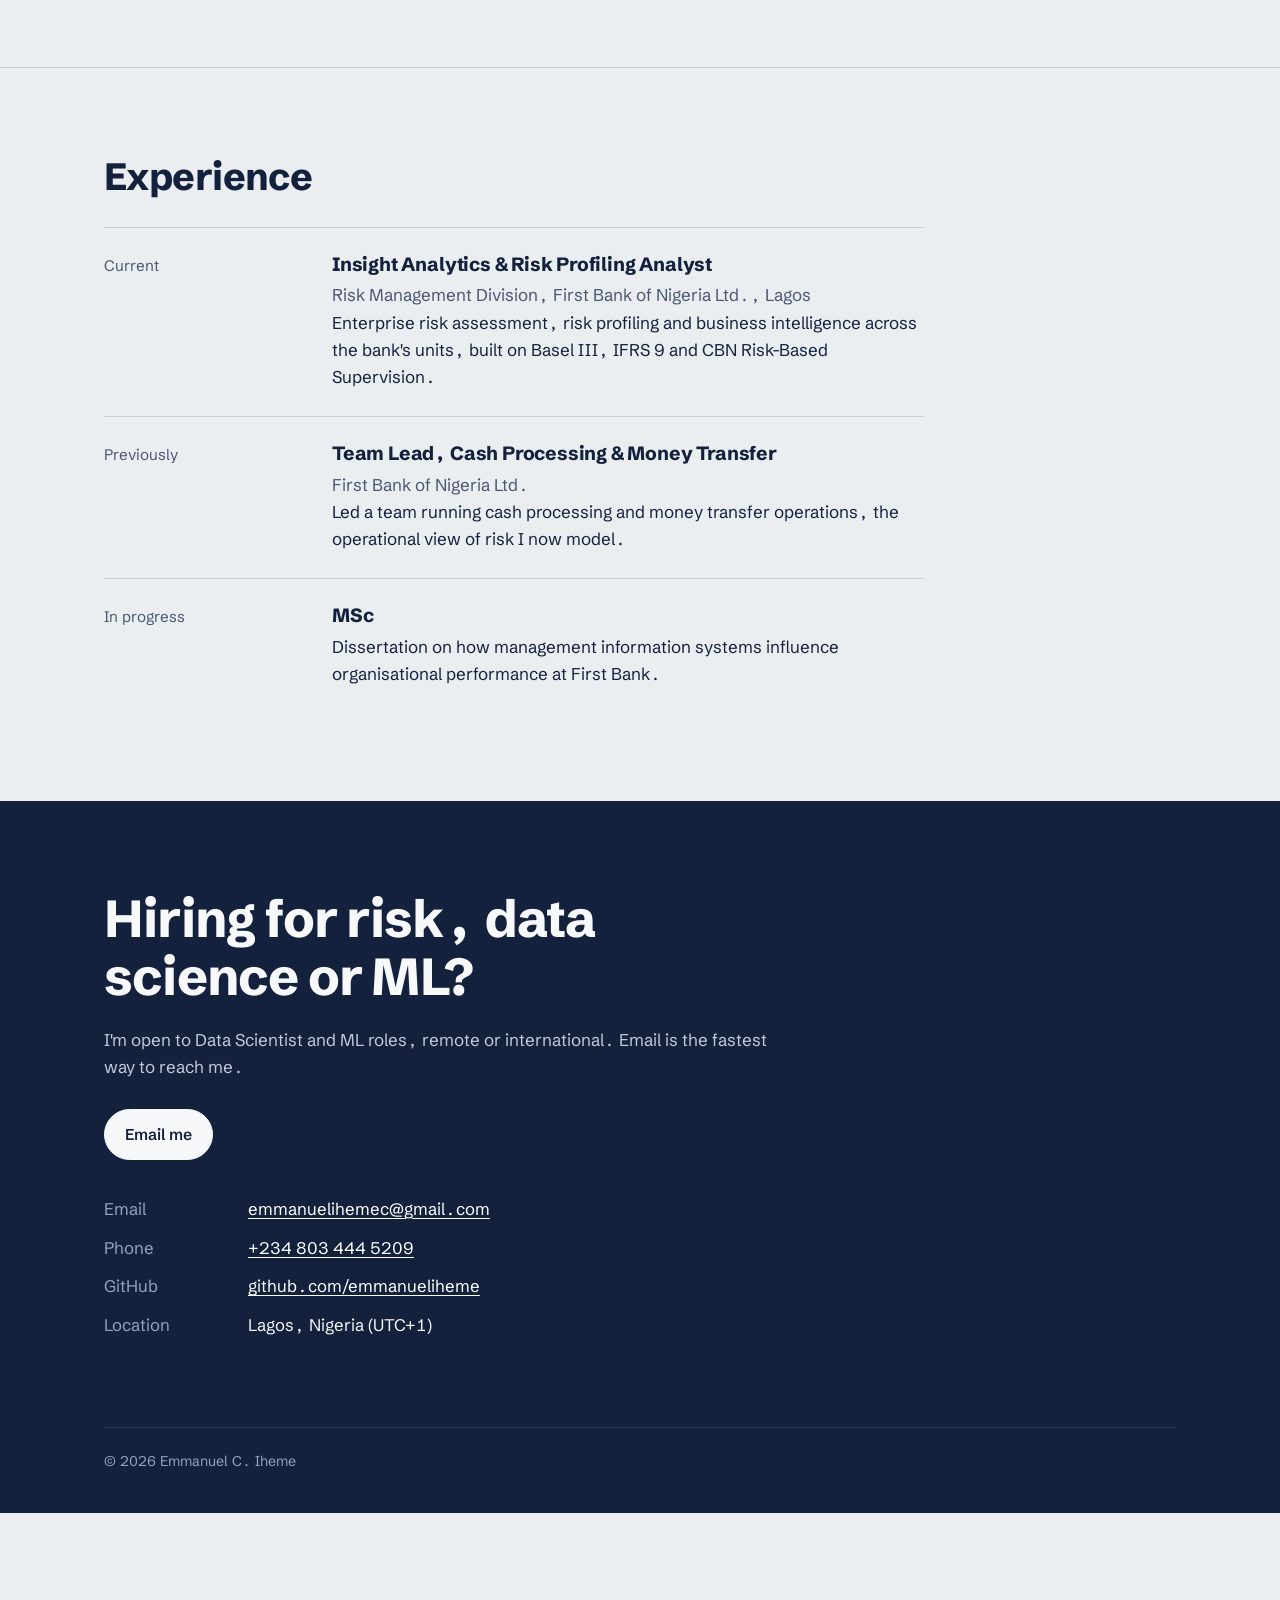
<file: elements.html>
<!doctype html>
<html lang="en"><head><meta charset="utf-8"><title>Emmanuel C. Iheme</title>
<meta http-equiv="refresh" content="0; url=./"><link rel="canonical" href="https://emmanueliheme.github.io/Portfolio/"></head>
<body><p><a href="./">Go to the portfolio</a></p></body></html>
</file>
